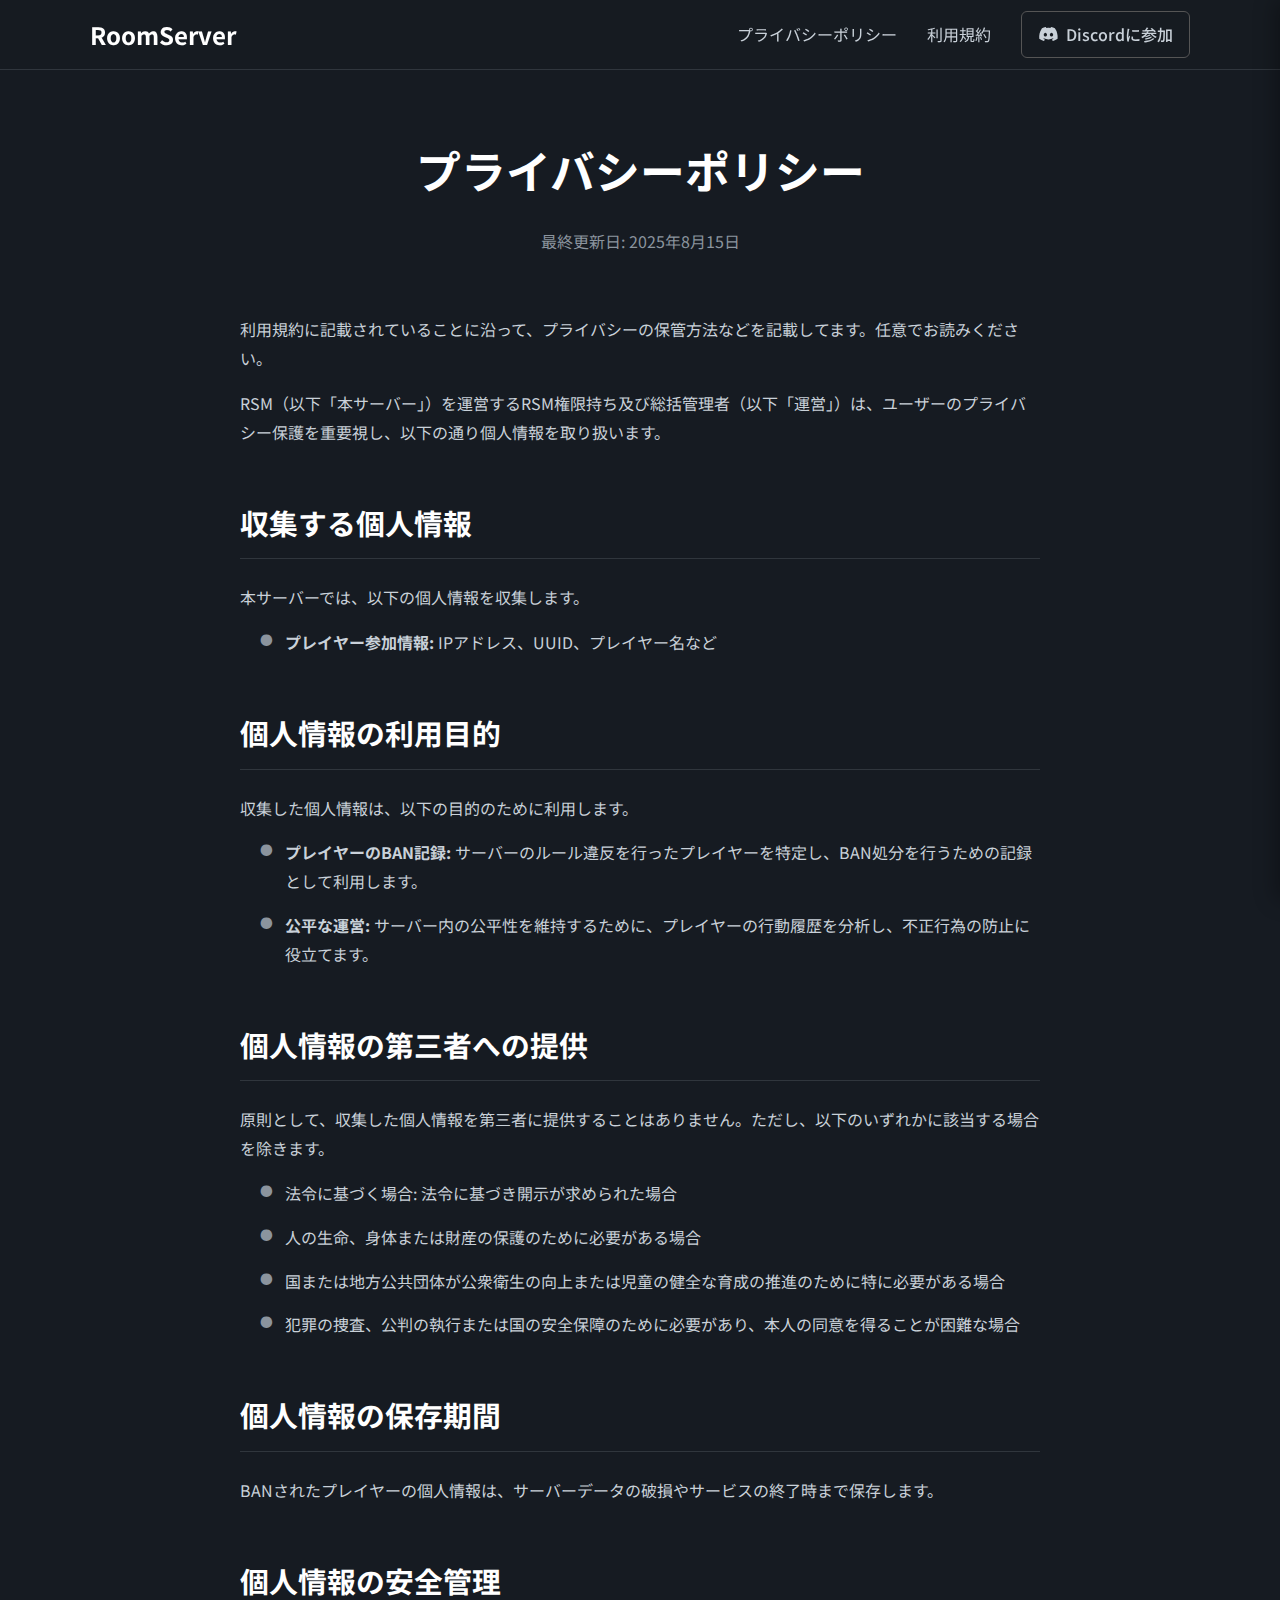
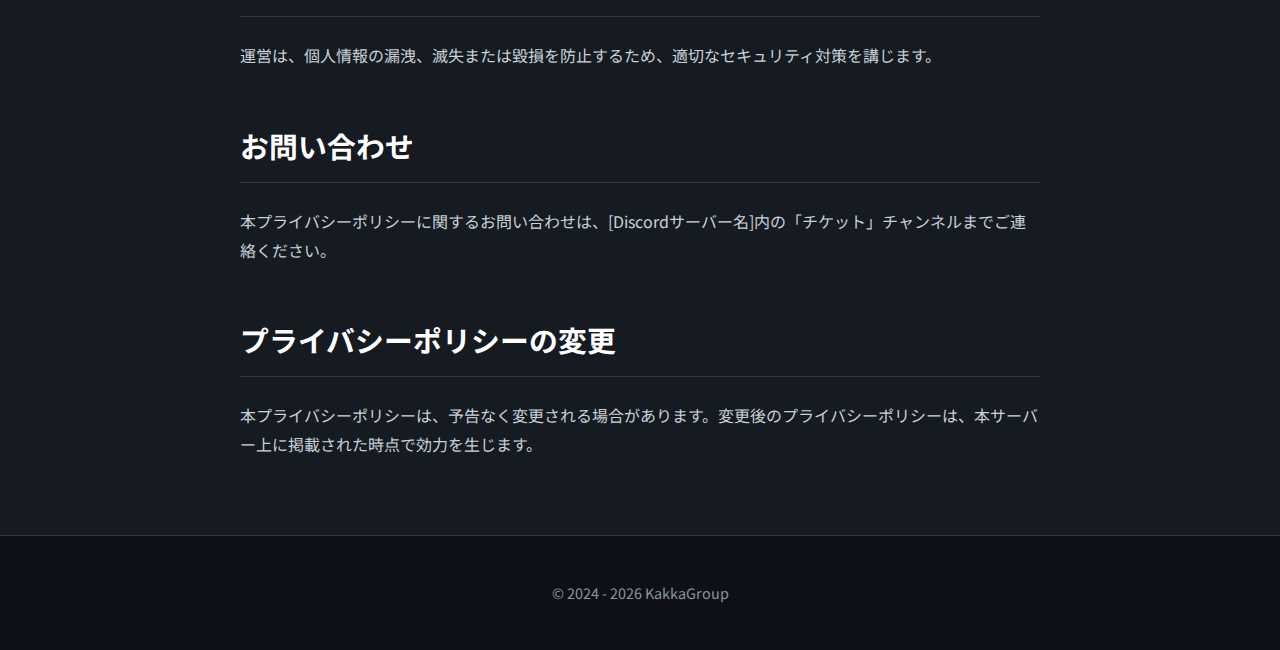
<file: policy.html>
<!DOCTYPE html>
<html lang="ja">
<head>
    <meta charset="UTF-8">
    <meta name="viewport" content="width=device-width, initial-scale=1.0">
    <title>プライバシーポリシー - RoomServer</title>
    <link rel="stylesheet" href="https://cdnjs.cloudflare.com/ajax/libs/font-awesome/6.5.2/css/all.min.css">
    <link rel="preconnect" href="https://fonts.googleapis.com">
    <link rel="preconnect" href="https://fonts.gstatic.com" crossorigin>
    <link href="https://fonts.googleapis.com/css2?family=Noto+Sans+JP:wght@400;500;700&display=swap" rel="stylesheet">
    <style>
        body { background-color: #161b22; color: #c9d1d9; font-family: 'Noto Sans JP', sans-serif; margin: 0; line-height: 1.8; padding-top: 70px; }
        .main-header { position: fixed; top: 0; left: 0; width: 100%; height: 70px; z-index: 1000; background-color: rgba(22, 27, 34, 0.8); backdrop-filter: blur(10px); -webkit-backdrop-filter: blur(10px); border-bottom: 1px solid #30363d; padding: 0 20px; box-sizing: border-box; }
        .main-header nav { max-width: 1100px; margin: 0 auto; display: flex; justify-content: space-between; align-items: center; height: 100%; }
        .logo { color: #fff; text-decoration: none; font-size: 1.5rem; font-weight: 700; }
        .desktop-nav { display: flex; align-items: center; gap: 30px; }
        .nav-links { list-style: none; display: flex; gap: 30px; margin: 0; padding: 0; align-items: center; }
        .nav-links a { color: #c9d1d9; text-decoration: none; transition: color .2s ease; }
        .nav-links a:hover { color: #fff; }
        .btn-top-page { background-color: #f0f6fc; color: #161b22 !important; padding: 8px 16px; border-radius: 6px; font-weight: 500; }
        .mobile-menu-button { display: none; background: none; border: none; color: #fff; font-size: 24px; cursor: pointer; }
        .mobile-nav-overlay { position: fixed; top: 0; left: 0; width: 100%; height: 100%; background-color: rgba(0,0,0,0.5); z-index: 1090; opacity: 0; visibility: hidden; transition: opacity 0.3s ease, visibility 0.3s ease; }
        .mobile-nav-overlay.active { opacity: 1; visibility: visible; }
        .mobile-nav-panel { position: fixed; top: 0; right: 0; width: 280px; height: 100%; background-color: #161b22; box-shadow: -5px 0 20px rgba(0,0,0,.3); transform: translateX(100%); transition: transform 0.3s ease; z-index: 1100; padding: 20px; box-sizing: border-box; }
        .mobile-nav-panel.active { transform: translateX(0); }
        .close-menu-button { position: absolute; top: 15px; right: 20px; background: none; border: none; color: #fff; font-size: 36px; line-height: 1; cursor: pointer; }
        .mobile-nav-links { list-style: none; padding: 0; margin-top: 60px; }
        .mobile-nav-links a { display: flex; align-items: center; gap: 12px; color: #fff; text-decoration: none; font-size: 1.2rem; padding: 18px 10px; border-bottom: 1px solid #30363d; }
        /* ===== Discordボタンのスタイル (追加) ===== */
.btn-discord {
    display: inline-flex;
    align-items: center;
    gap: 8px;
    background-color: transparent;
    color: #c9d1d9;
    border: 1px solid #555;
    padding: 8px 16px;
    border-radius: 6px;
    text-decoration: none;
    font-weight: 500;
    transition: all 0.2s ease;
}

.btn-discord:hover {
    background-color: #383838;
    border-color: #8b949e;
    color: #ffffff;
}
        main { padding: 60px 20px; }
        .policy-container { max-width: 800px; margin: 0 auto; }
        .policy-container h1 { font-size: 2.8rem; color: #fff; text-align: center; margin-top: 0; margin-bottom: 10px; }
        .last-updated { text-align: center; color: #8b949e; margin-bottom: 60px; }
        .policy-container h2 { font-size: 1.8rem; color: #fff; border-bottom: 1px solid #30363d; padding-bottom: 10px; margin-top: 50px; }
        .policy-container p { font-size: 1rem; }
        .policy-container ul { padding-left: 20px; list-style: none; }
        .policy-container ul li { position: relative; padding-left: 25px; margin-bottom: 15px; }
        .policy-container ul li::before { content: '●'; position: absolute; left: 0; color: #8b949e; font-size: .8em; }
        .main-footer { background-color: #0d1117; color: #8b949e; padding: 30px 20px; text-align: center; font-size: .9rem; border-top: 1px solid #30363d; }
        @media (max-width: 992px) { .desktop-nav { display: none; } .mobile-menu-button { display: block; } }
    </style>
</head>
<body>
    <header class="main-header">
        <nav>
            <a href="index.html" class="logo">RoomServer</a>
            <div class="desktop-nav">
                <ul class="nav-links">
                    <li><a href="policy.html">プライバシーポリシー</a></li>
                    <li><a href="tos.html">利用規約</a></li>
                </ul>
                <a href="https://discord.roomserver.blog" class="btn-discord" target="_blank" rel="noopener noreferrer">
                <i class="fab fa-discord"></i> Discordに参加
                </a>
            </div>
            <button class="mobile-menu-button" aria-label="メニューを開く"><i class="fas fa-bars"></i></button>
        </nav>
    </header>
    <div class="mobile-nav-overlay"></div>
    <div class="mobile-nav-panel">
        <button class="close-menu-button" aria-label="メニューを閉じる">&times;</button>
        <ul class="mobile-nav-links">
            <li><a href="index.html">トップページ</a></li>
            <li><a href="policy.html">プライバシーポリシー</a></li>
            <li><a href="tos.html">利用規約</a></li>
            <li><a href="https://discord.roomserver.blog" target="_blank" rel="noopener noreferrer"><i class="fab fa-discord"></i> Discordに参加</a></li>
        </ul>
    </div>
    <main>
        <div class="policy-container">
            <h1>プライバシーポリシー</h1>
            <p class="last-updated">最終更新日: 2025年8月15日</p>
            <p>利用規約に記載されていることに沿って、プライバシーの保管方法などを記載してます。任意でお読みください。</p>
            <p>RSM（以下「本サーバー」）を運営するRSM権限持ち及び総括管理者（以下「運営」）は、ユーザーのプライバシー保護を重要視し、以下の通り個人情報を取り扱います。</p>
            <h2>収集する個人情報</h2>
            <p>本サーバーでは、以下の個人情報を収集します。</p>
            <ul><li><strong>プレイヤー参加情報:</strong> IPアドレス、UUID、プレイヤー名など</li></ul>
            <h2>個人情報の利用目的</h2>
            <p>収集した個人情報は、以下の目的のために利用します。</p>
            <ul><li><strong>プレイヤーのBAN記録:</strong> サーバーのルール違反を行ったプレイヤーを特定し、BAN処分を行うための記録として利用します。</li><li><strong>公平な運営:</strong> サーバー内の公平性を維持するために、プレイヤーの行動履歴を分析し、不正行為の防止に役立てます。</li></ul>
            <h2>個人情報の第三者への提供</h2>
            <p>原則として、収集した個人情報を第三者に提供することはありません。ただし、以下のいずれかに該当する場合を除きます。</p>
            <ul><li>法令に基づく場合: 法令に基づき開示が求められた場合</li><li>人の生命、身体または財産の保護のために必要がある場合</li><li>国または地方公共団体が公衆衛生の向上または児童の健全な育成の推進のために特に必要がある場合</li><li>犯罪の捜査、公判の執行または国の安全保障のために必要があり、本人の同意を得ることが困難な場合</li></ul>
            <h2>個人情報の保存期間</h2>
            <p>BANされたプレイヤーの個人情報は、サーバーデータの破損やサービスの終了時まで保存します。</p>
            <h2>個人情報の安全管理</h2>
            <p>運営は、個人情報の漏洩、滅失または毀損を防止するため、適切なセキュリティ対策を講じます。</p>
            <h2>お問い合わせ</h2>
            <p>本プライバシーポリシーに関するお問い合わせは、[Discordサーバー名]内の「チケット」チャンネルまでご連絡ください。</p>
            <h2>プライバシーポリシーの変更</h2>
            <p>本プライバシーポリシーは、予告なく変更される場合があります。変更後のプライバシーポリシーは、本サーバー上に掲載された時点で効力を生じます。</p>
        </div>
    </main>
    <footer class="main-footer"><p>&copy; 2024 - <span id="current-year"></span> KakkaGroup</p></footer>
    <script>
        document.addEventListener('DOMContentLoaded', () => {
            const mobileMenuButton = document.querySelector('.mobile-menu-button');
            const closeMenuButton = document.querySelector('.close-menu-button');
            const overlay = document.querySelector('.mobile-nav-overlay');
            const panel = document.querySelector('.mobile-nav-panel');
            const body = document.body;
            const openMenu = () => { panel.classList.add('active'); overlay.classList.add('active'); body.style.overflow = 'hidden'; };
            const closeMenu = () => { panel.classList.remove('active'); overlay.classList.remove('active'); body.style.overflow = ''; };
            mobileMenuButton.addEventListener('click', openMenu);
            closeMenuButton.addEventListener('click', closeMenu);
            overlay.addEventListener('click', closeMenu);
            document.getElementById('current-year').textContent = new Date().getFullYear();
        });
    </script>
</body>
</html>
</file>
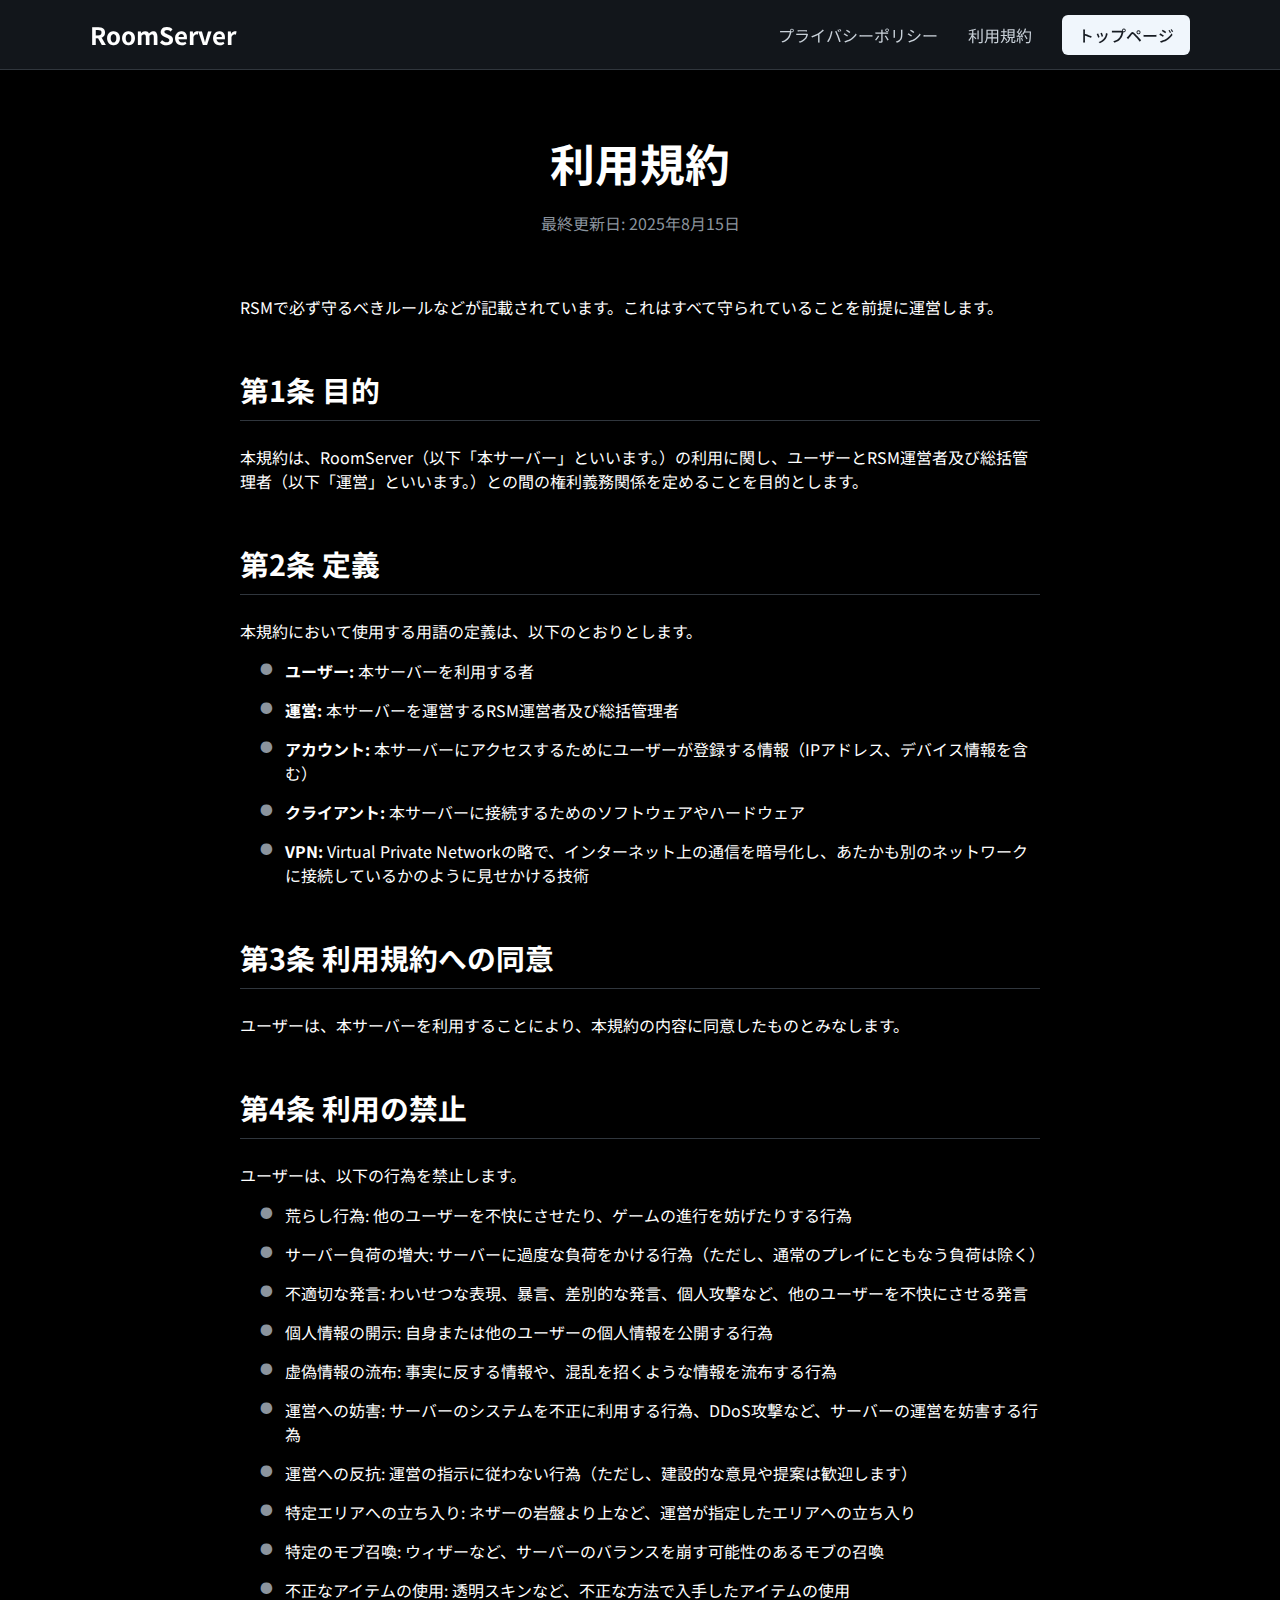
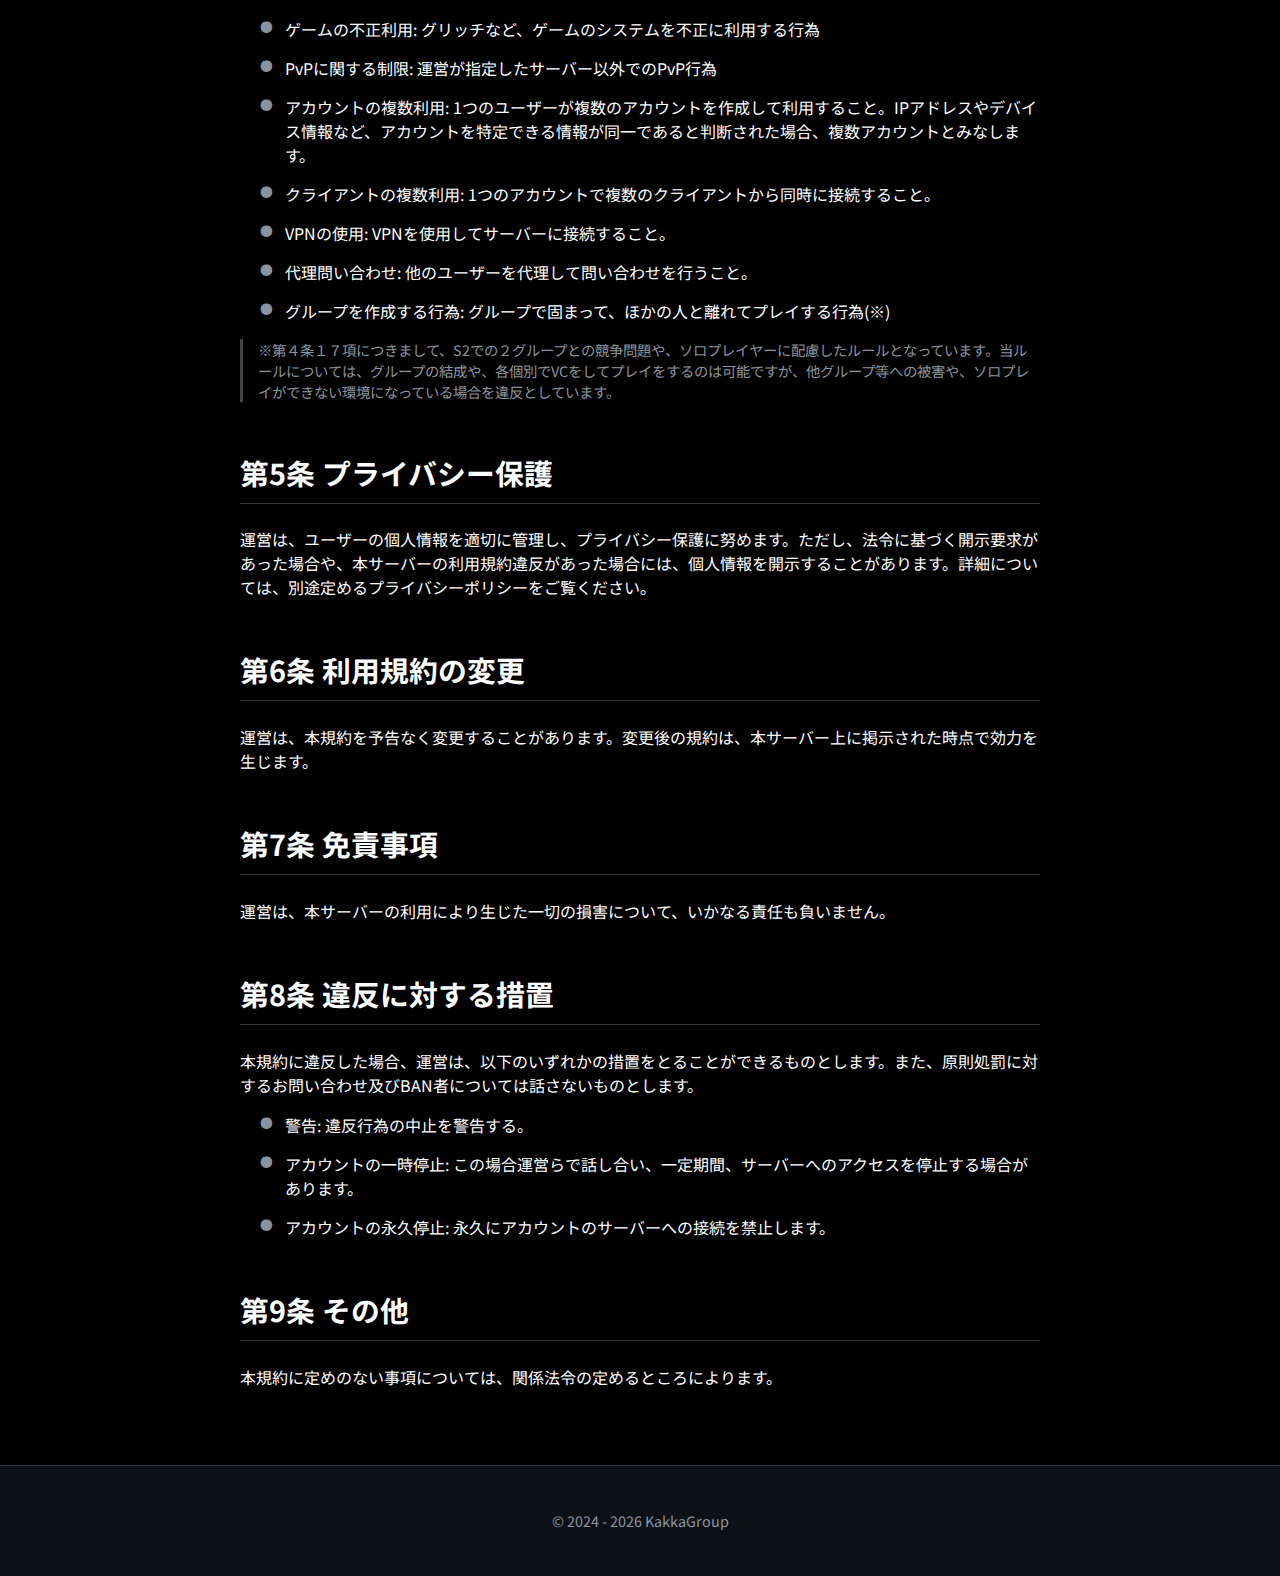
<file: tos.html>
<!DOCTYPE html>
<html lang="ja">
<head>
    <meta charset="UTF-8">
    <meta name="viewport" content="width=device-width, initial-scale=1.0">
    <title>RoomServer - マインクラフトサーバー</title>
    <link rel="stylesheet" href="https://cdnjs.cloudflare.com/ajax/libs/font-awesome/6.5.2/css/all.min.css">
    <link rel="preconnect" href="https://fonts.googleapis.com">
    <link rel="preconnect" href="https://fonts.gstatic.com" crossorigin>
    <link href="https://fonts.googleapis.com/css2?family=Noto+Sans+JP:wght@400;700&display=swap" rel="stylesheet">
    <style>
        /* ===== 全体設定 ===== */
        body { background-color: #000; color: #fff; font-family: 'Noto Sans JP', sans-serif; margin: 0; padding-top: 70px; /* 固定ヘッダー分のスペースを確保 */ }
        .container { max-width: 800px; padding: 20px; margin: 0 auto; }

        /* ===== 共通ヘッダー (ここを修正) ===== */
        .main-header { 
            position: fixed; /* 画面上部に固定 */
            top: 0;
            left: 0;
            width: 100%;
            height: 70px;
            z-index: 1000; /* 他の要素より手前に表示 */
            background-color: rgba(22, 27, 34, 0.8); /* 半透明の背景 */
            backdrop-filter: blur(10px); /* 背景のぼかし効果 */
            -webkit-backdrop-filter: blur(10px); /* Safari対応 */
            border-bottom: 1px solid #30363d; 
            padding: 0 20px; 
            box-sizing: border-box; /* paddingを含めた幅計算に */
        }
        .main-header nav { max-width: 1100px; margin: 0 auto; display: flex; justify-content: space-between; align-items: center; height: 100%; }
        .logo { color: #fff; text-decoration: none; font-size: 1.5rem; font-weight: 700; }
        .nav-links { list-style: none; display: flex; gap: 30px; margin: 0; padding: 0; align-items: center; }
        .nav-links a { color: #c9d1d9; text-decoration: none; transition: color .2s ease; }
        .nav-links a:hover { color: #fff; }
        .btn-top-page { background-color: #f0f6fc; color: #161b22 !important; padding: 8px 16px; border-radius: 6px; font-weight: 500; }
        main{padding:60px 20px}
        .policy-container{max-width:800px;margin:0 auto}
        .policy-container h1{font-size:2.8rem;color:#fff;text-align:center;margin-top:0;margin-bottom:10px}
        .last-updated{text-align:center;color:#8b949e;margin-bottom:60px}
        .policy-container h2{font-size:1.8rem;color:#fff;border-bottom:1px solid #30363d;padding-bottom:10px;margin-top:50px}
        .policy-container p{font-size:1rem}
        .policy-container ul{padding-left:20px;list-style:none}
        .policy-container ul li{position:relative;padding-left:25px;margin-bottom:15px}
        .policy-container ul li::before{content:'●';position:absolute;left:0;color:#8b949e;font-size:.8em}
        .policy-container .note{font-size:.9rem;color:#8b949e;border-left:3px solid #444;padding-left:15px;margin-top:10px}
        .main-footer{background-color:#0d1117;color:#8b949e;padding:30px 20px;text-align:center;font-size:.9rem;border-top:1px solid #30363d}
    </style>
</head>
<body>
    <header class="main-header">
        <nav>
            <a href="index.html" class="logo">RoomServer</a>
            <ul class="nav-links">
                <li><a href="policy.html">プライバシーポリシー</a></li>
                <li><a href="tos.html">利用規約</a></li>
                <li><a href="index.html" class="btn-top-page">トップページ</a></li>
            </ul>
        </nav>
    </header>
    <main>
        <div class="policy-container">
            <h1>利用規約</h1>
            <p class="last-updated">最終更新日: 2025年8月15日</p>
            <p>RSMで必ず守るべきルールなどが記載されています。これはすべて守られていることを前提に運営します。</p>

            <h2>第1条 目的</h2>
            <p>本規約は、RoomServer（以下「本サーバー」といいます。）の利用に関し、ユーザーとRSM運営者及び総括管理者（以下「運営」といいます。）との間の権利義務関係を定めることを目的とします。</p>

            <h2>第2条 定義</h2>
            <p>本規約において使用する用語の定義は、以下のとおりとします。</p>
            <ul>
                <li><strong>ユーザー:</strong> 本サーバーを利用する者</li>
                <li><strong>運営:</strong> 本サーバーを運営するRSM運営者及び総括管理者</li>
                <li><strong>アカウント:</strong> 本サーバーにアクセスするためにユーザーが登録する情報（IPアドレス、デバイス情報を含む）</li>
                <li><strong>クライアント:</strong> 本サーバーに接続するためのソフトウェアやハードウェア</li>
                <li><strong>VPN:</strong> Virtual Private Networkの略で、インターネット上の通信を暗号化し、あたかも別のネットワークに接続しているかのように見せかける技術</li>
            </ul>

            <h2>第3条 利用規約への同意</h2>
            <p>ユーザーは、本サーバーを利用することにより、本規約の内容に同意したものとみなします。</p>
            
            <h2>第4条 利用の禁止</h2>
            <p>ユーザーは、以下の行為を禁止します。</p>
            <ul>
                <li>荒らし行為: 他のユーザーを不快にさせたり、ゲームの進行を妨げたりする行為</li>
                <li>サーバー負荷の増大: サーバーに過度な負荷をかける行為（ただし、通常のプレイにともなう負荷は除く）</li>
                <li>不適切な発言: わいせつな表現、暴言、差別的な発言、個人攻撃など、他のユーザーを不快にさせる発言</li>
                <li>個人情報の開示: 自身または他のユーザーの個人情報を公開する行為</li>
                <li>虚偽情報の流布: 事実に反する情報や、混乱を招くような情報を流布する行為</li>
                <li>運営への妨害: サーバーのシステムを不正に利用する行為、DDoS攻撃など、サーバーの運営を妨害する行為</li>
                <li>運営への反抗: 運営の指示に従わない行為（ただし、建設的な意見や提案は歓迎します）</li>
                <li>特定エリアへの立ち入り: ネザーの岩盤より上など、運営が指定したエリアへの立ち入り</li>
                <li>特定のモブ召喚: ウィザーなど、サーバーのバランスを崩す可能性のあるモブの召喚</li>
                <li>不正なアイテムの使用: 透明スキンなど、不正な方法で入手したアイテムの使用</li>
                <li>ゲームの不正利用: グリッチなど、ゲームのシステムを不正に利用する行為</li>
                <li>PvPに関する制限: 運営が指定したサーバー以外でのPvP行為</li>
                <li>アカウントの複数利用: 1つのユーザーが複数のアカウントを作成して利用すること。IPアドレスやデバイス情報など、アカウントを特定できる情報が同一であると判断された場合、複数アカウントとみなします。</li>
                <li>クライアントの複数利用: 1つのアカウントで複数のクライアントから同時に接続すること。</li>
                <li>VPNの使用: VPNを使用してサーバーに接続すること。</li>
                <li>代理問い合わせ: 他のユーザーを代理して問い合わせを行うこと。</li>
                <li>グループを作成する行為: グループで固まって、ほかの人と離れてプレイする行為(※)</li>
            </ul>
            <p class="note">※第４条１７項につきまして、S2での２グループとの競争問題や、ソロプレイヤーに配慮したルールとなっています。当ルールについては、グループの結成や、各個別でVCをしてプレイをするのは可能ですが、他グループ等への被害や、ソロプレイができない環境になっている場合を違反としています。</p>

            <h2>第5条 プライバシー保護</h2>
            <p>運営は、ユーザーの個人情報を適切に管理し、プライバシー保護に努めます。ただし、法令に基づく開示要求があった場合や、本サーバーの利用規約違反があった場合には、個人情報を開示することがあります。詳細については、別途定めるプライバシーポリシーをご覧ください。</p>
            
            <h2>第6条 利用規約の変更</h2>
            <p>運営は、本規約を予告なく変更することがあります。変更後の規約は、本サーバー上に掲示された時点で効力を生じます。</p>

            <h2>第7条 免責事項</h2>
            <p>運営は、本サーバーの利用により生じた一切の損害について、いかなる責任も負いません。</p>

            <h2>第8条 違反に対する措置</h2>
            <p>本規約に違反した場合、運営は、以下のいずれかの措置をとることができるものとします。また、原則処罰に対するお問い合わせ及びBAN者については話さないものとします。</p>
            <ul>
                <li>警告: 違反行為の中止を警告する。</li>
                <li>アカウントの一時停止: この場合運営らで話し合い、一定期間、サーバーへのアクセスを停止する場合があります。</li>
                <li>アカウントの永久停止: 永久にアカウントのサーバーへの接続を禁止します。</li>
            </ul>

            <h2>第9条 その他</h2>
            <p>本規約に定めのない事項については、関係法令の定めるところによります。</p>
        </div>
    </main>
    <footer class="main-footer"><p>&copy; 2024 - <span id="current-year"></span> KakkaGroup</p></footer>
    <script>document.getElementById('current-year').textContent = new Date().getFullYear();</script>
</body>
</html>
</file>
